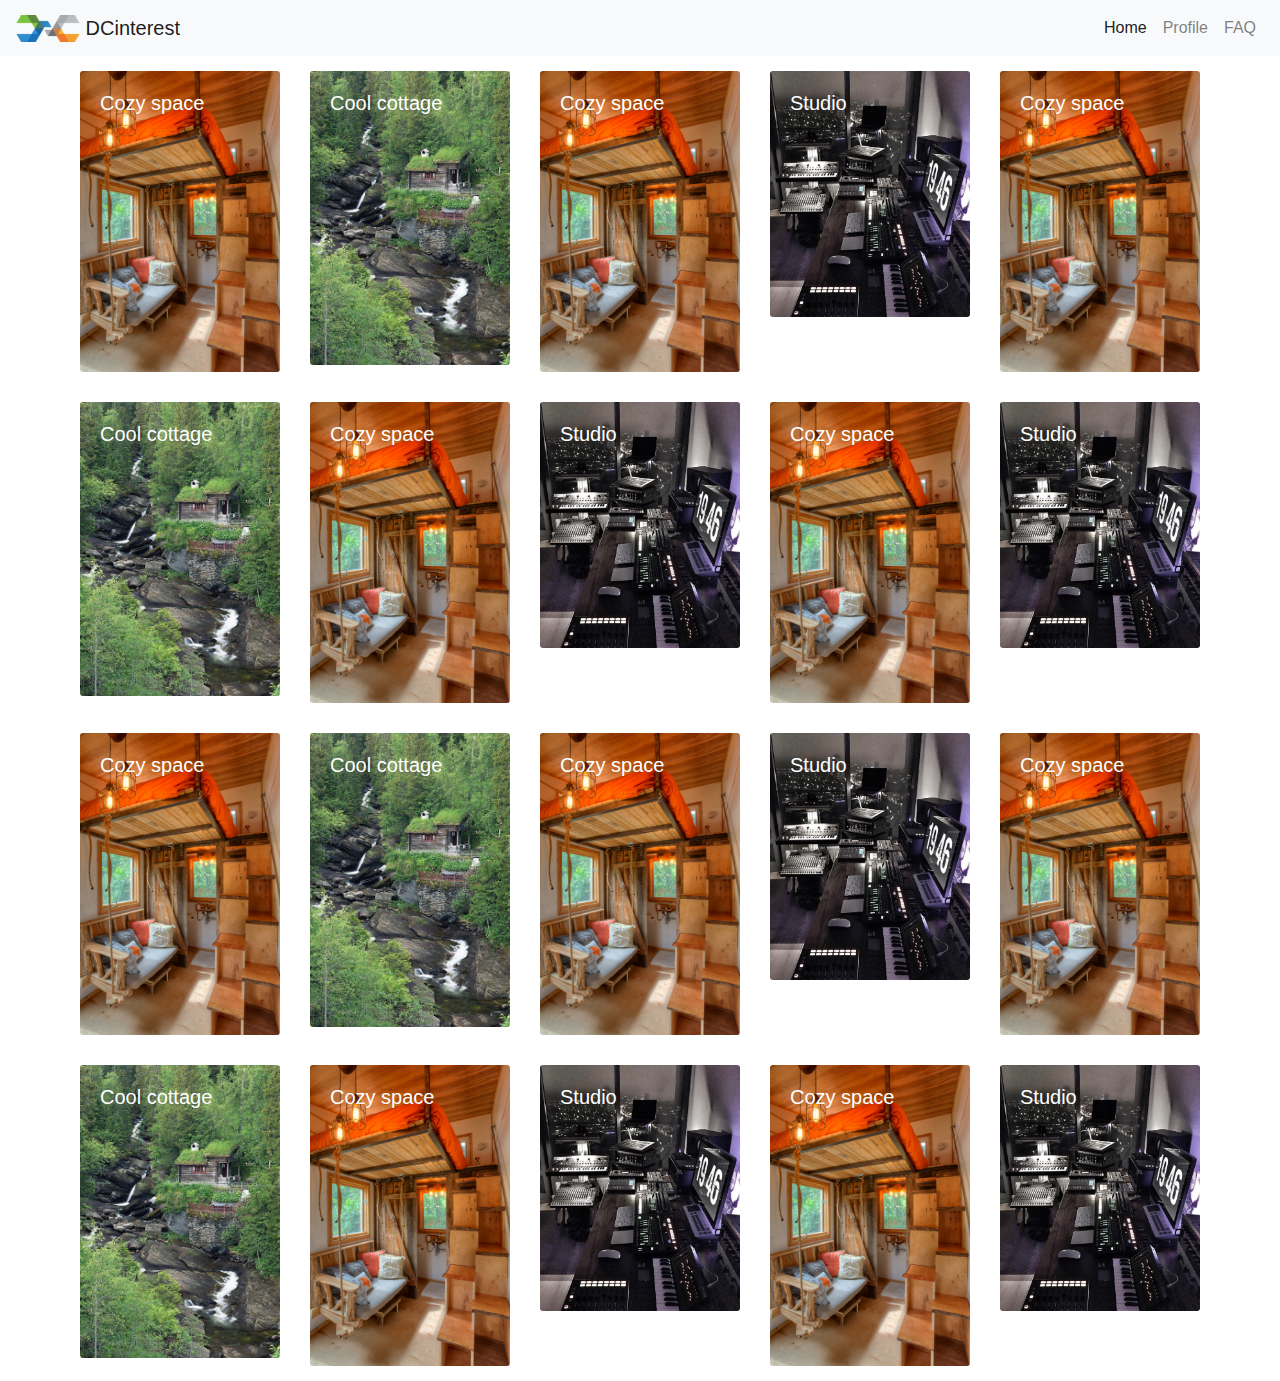
<file: DCinterest-master/index.html>
<!DOCTYPE html>
<html lang="en">
<head>
    <meta charset="UTF-8">
    <meta name="viewport" content="width=device-width, initial-scale=1.0">
    <meta http-equiv="X-UA-Compatible" content="ie=edge">
    <link rel="stylesheet" href="https://stackpath.bootstrapcdn.com/bootstrap/4.3.1/css/bootstrap.min.css" integrity="sha384-ggOyR0iXCbMQv3Xipma34MD+dH/1fQ784/j6cY/iJTQUOhcWr7x9JvoRxT2MZw1T" crossorigin="anonymous">
    <link rel="stylesheet" href="./styles.css">
    <title>DCinterest</title>
</head>
<body>
        <nav class="navbar navbar-expand-lg navbar-light bg-light">
            <img src="img/logo.png" alt="logo">
            <a class="navbar-brand" href="#">&nbsp;DCinterest</a>
            <button class="navbar-toggler" type="button" data-toggle="collapse" data-target="#navbarNav" aria-controls="navbarNav" aria-expanded="false" aria-label="Toggle navigation">
                <span class="navbar-toggler-icon"></span>
            </button>
            <div style="justify-content: flex-end" class="collapse navbar-collapse" id="navbarNav">
                <ul style="text-align: center" class="navbar-nav">
                    <li class="nav-item active">
                        <a class="nav-link">Home</a>
                    </li>
                    <li class="nav-item">
                        <a class="nav-link">Profile</a>
                    </li>
                    <li class="nav-item">
                        <a class="nav-link">FAQ</a>
                    </li>
                </ul>
            </div>
        </nav>

        <div class="card-container">
            <div class="card bg-white text-white">
                <img class="card-img" src="img/cozy.jpg" alt="cozy">
                <div class="card-img-overlay">
                    <h5 class="card-title">Cozy space</h5>
                </div>
            </div>
            <div class="card bg-white text-white">
                <img class="card-img" src="img/creek.jpg" alt="cool">
                <div class="card-img-overlay">
                    <h5 class="card-title">Cool cottage</h5>
                </div>
            </div>
            <div class="card bg-white text-white">
                <img class="card-img" src="img/cozy.jpg" alt="cozy">
                <div class="card-img-overlay">
                    <h5 class="card-title">Cozy space</h5>
                </div>
            </div>
            <div class="card bg-white text-white">
                <img class="card-img" src="img/studio.jpg" alt="studio">
                <div class="card-img-overlay">
                    <h5 class="card-title">Studio</h5>
                </div>
            </div>
            <div class="card bg-white text-white">
                <img class="card-img" src="img/cozy.jpg" alt="cozy">
                <div class="card-img-overlay">
                    <h5 class="card-title">Cozy space</h5>
                </div>
            </div>
            <div class="card bg-white text-white">
                <img class="card-img" src="img/creek.jpg" alt="cool">
                <div class="card-img-overlay">
                    <h5 class="card-title">Cool cottage</h5>
                </div>
            </div>
            <div class="card bg-white text-white">
                <img class="card-img" src="img/cozy.jpg" alt="cozy">
                <div class="card-img-overlay">
                    <h5 class="card-title">Cozy space</h5>
                </div>
            </div>
            <div class="card bg-white text-white">
                <img class="card-img" src="img/studio.jpg" alt="studio">
                <div class="card-img-overlay">
                    <h5 class="card-title">Studio</h5>
                </div>
            </div>
            <div class="card bg-white text-white">
                <img class="card-img" src="img/cozy.jpg" alt="cozy">
                <div class="card-img-overlay">
                    <h5 class="card-title">Cozy space</h5>
                </div>
            </div>
            <div class="card bg-white text-white">
                <img class="card-img" src="img/studio.jpg" alt="studio">
                <div class="card-img-overlay">
                    <h5 class="card-title">Studio</h5>
                </div>
            </div>
            <div class="card bg-white text-white">
                <img class="card-img" src="img/cozy.jpg" alt="cozy">
                <div class="card-img-overlay">
                    <h5 class="card-title">Cozy space</h5>
                </div>
            </div>
            <div class="card bg-white text-white">
                <img class="card-img" src="img/creek.jpg" alt="cool">
                <div class="card-img-overlay">
                    <h5 class="card-title">Cool cottage</h5>
                </div>
            </div>
            <div class="card bg-white text-white">
                <img class="card-img" src="img/cozy.jpg" alt="cozy">
                <div class="card-img-overlay">
                    <h5 class="card-title">Cozy space</h5>
                </div>
            </div>
            <div class="card bg-white text-white">
                <img class="card-img" src="img/studio.jpg" alt="studio">
                <div class="card-img-overlay">
                    <h5 class="card-title">Studio</h5>
                </div>
            </div>
            <div class="card bg-white text-white">
                <img class="card-img" src="img/cozy.jpg" alt="cozy">
                <div class="card-img-overlay">
                    <h5 class="card-title">Cozy space</h5>
                </div>
            </div>
            <div class="card bg-white text-white">
                <img class="card-img" src="img/creek.jpg" alt="cool">
                <div class="card-img-overlay">
                    <h5 class="card-title">Cool cottage</h5>
                </div>
            </div>
            <div class="card bg-white text-white">
                <img class="card-img" src="img/cozy.jpg" alt="cozy">
                <div class="card-img-overlay">
                    <h5 class="card-title">Cozy space</h5>
                </div>
            </div>
            <div class="card bg-white text-white">
                <img class="card-img" src="img/studio.jpg" alt="studio">
                <div class="card-img-overlay">
                    <h5 class="card-title">Studio</h5>
                </div>
            </div>
            <div class="card bg-white text-white">
                <img class="card-img" src="img/cozy.jpg" alt="cozy">
                <div class="card-img-overlay">
                    <h5 class="card-title">Cozy space</h5>
                </div>
            </div>
            <div class="card bg-white text-white">
                <img class="card-img" src="img/studio.jpg" alt="studio">
                <div class="card-img-overlay">
                    <h5 class="card-title">Studio</h5>
                </div>
            </div>
        </div>
        <script src="https://code.jquery.com/jquery-3.3.1.slim.min.js" integrity="sha384-q8i/X+965DzO0rT7abK41JStQIAqVgRVzpbzo5smXKp4YfRvH+8abtTE1Pi6jizo" crossorigin="anonymous"></script>
        <script src="https://cdnjs.cloudflare.com/ajax/libs/popper.js/1.14.7/umd/popper.min.js" integrity="sha384-UO2eT0CpHqdSJQ6hJty5KVphtPhzWj9WO1clHTMGa3JDZwrnQq4sF86dIHNDz0W1" crossorigin="anonymous"></script>
        <script src="https://stackpath.bootstrapcdn.com/bootstrap/4.3.1/js/bootstrap.min.js" integrity="sha384-JjSmVgyd0p3pXB1rRibZUAYoIIy6OrQ6VrjIEaFf/nJGzIxFDsf4x0xIM+B07jRM" crossorigin="anonymous"></script>
    </body>
</html>
</file>
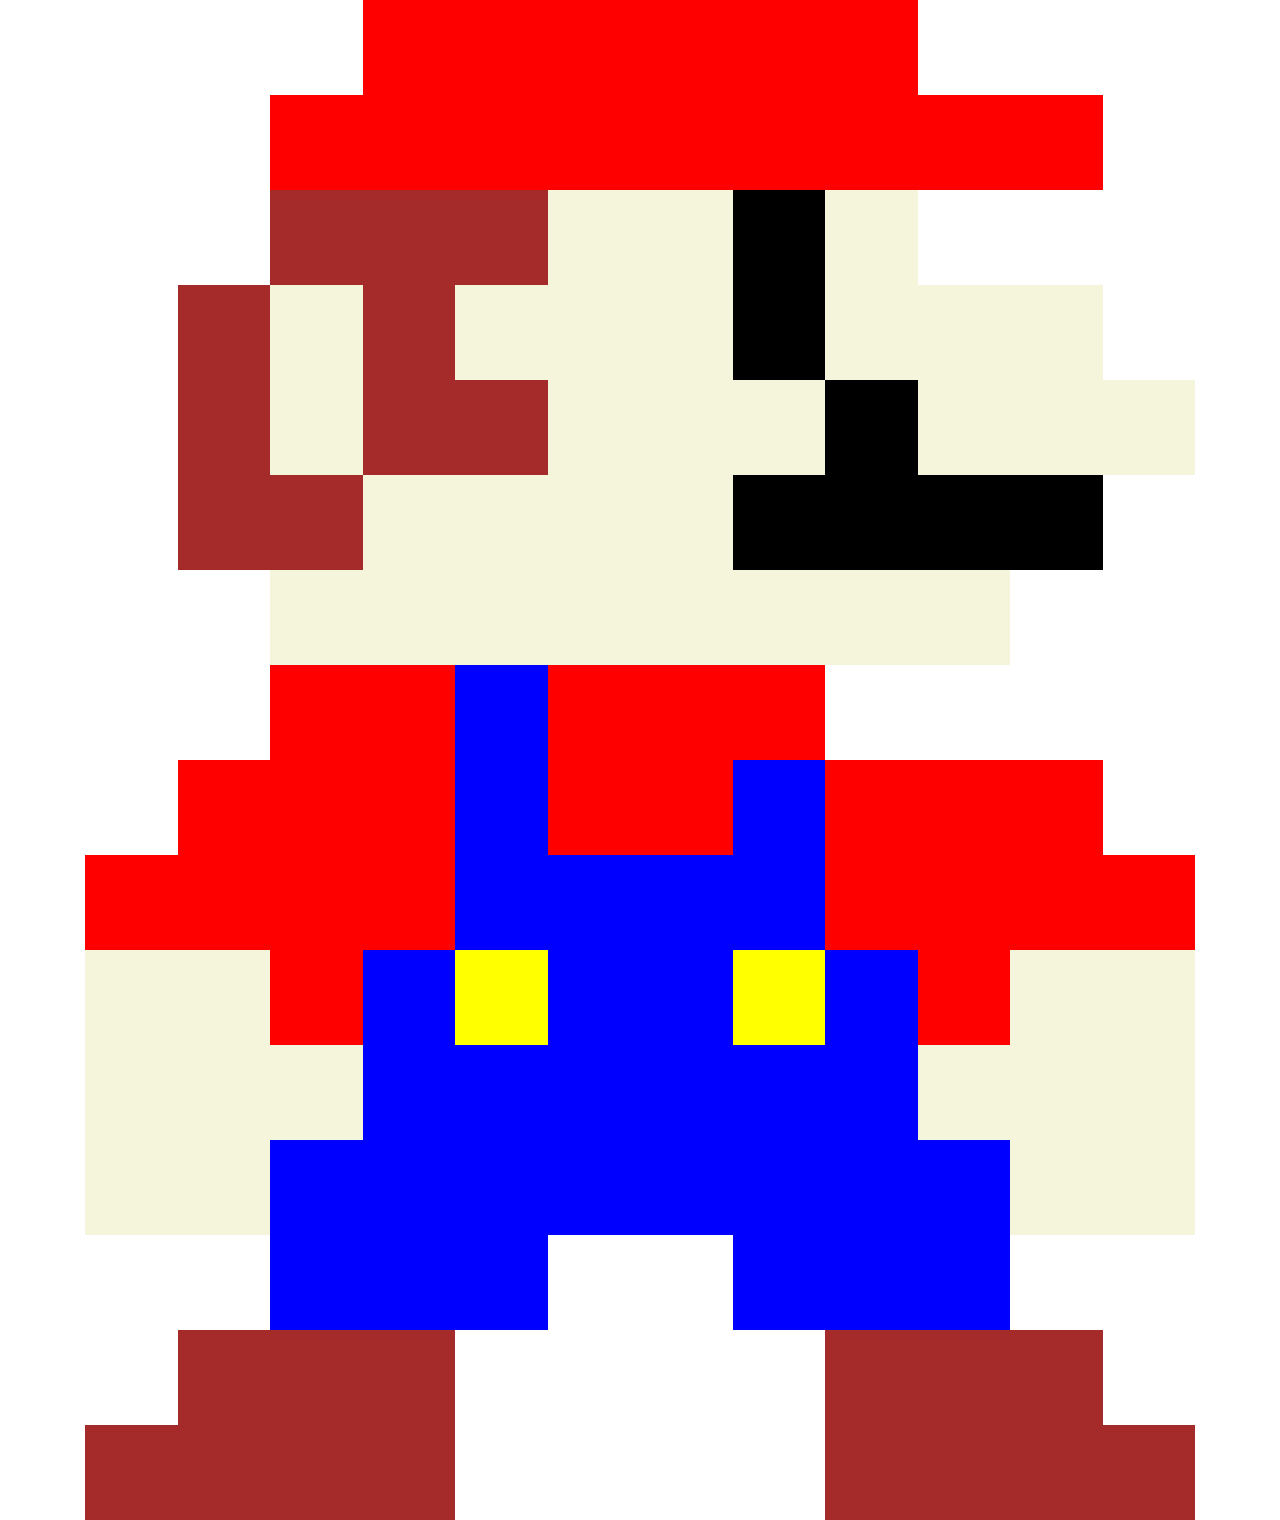
<file: pixelart-master/index.html>
<!DOCTYPE html>
<html>
<head>
	<title>Mario</title>
	<link rel="stylesheet" href="https://maxcdn.bootstrapcdn.com/bootstrap/4.0.0/css/bootstrap.min.css" integrity="sha384-Gn5384xqQ1aoWXA+058RXPxPg6fy4IWvTNh0E263XmFcJlSAwiGgFAW/dAiS6JXm" crossorigin="anonymous">
	<style>
		.row, .column {
			padding: 0px;
			margin: 0px;
			height: 45px;
		}
		.red {
			background-color: red;
		}
		.blue {
			background-color: blue;
		}
		.beige {
			background-color: beige;
		}
		.black {
			background-color: black;
		}
		.yellow {
			background-color: yellow;
		}
		.brown {
			background-color: brown;
		}
		.none {
			background-color: transparent;
		}
		@media (min-width: 576px) {
			.row, .column {
				height: 45px;
			}
		}
		@media (min-width: 768px) {
			.row, .column {
				height: 60px;
			}
		}
		@media (min-width: 992px) {
			.row, .column {
				height: 80px;
			}
		}
		@media (min-width: 1200px) {
			.row, .column {
				height: 95px;
			}
		}
	</style>
</head>
<body>
	<!-- USE BOOTSTRAP'S CONTAINER, ROW, AND COLUMN CLASSES TO DRAW YOUR PIXEL ART! -->
	<div class="container">
		<div class="row">
			<div class="col-3 none"></div>
			<div class="col-6 red"></div>
			<div class="col-3 none"></div>
		</div>	
		<div class="row">
			<div class="col-2 none"></div>
			<div class="col-9 red"></div>
			<div class="col-1 none"></div>
		</div>
		<div class="row">
			<div class="col-2 none"></div>
			<div class="col-3 brown"></div>
			<div class="col-2 beige"></div>
			<div class="col-1 black"></div>
			<div class="col-1 beige"></div>
			<div class="col-3 none"></div>
		</div>
		<div class="row">
			<div class="col-1 none"></div>
			<div class="col-1 brown"></div>
			<div class="col-1 beige"></div>
			<div class="col-1 brown"></div>
			<div class="col-3 beige"></div>
			<div class="col-1 black"></div>
			<div class="col-3 beige"></div>
			<div class="col-1 none"></div>
		</div>
		<div class="row">
			<div class="col-1 none"></div>
			<div class="col-1 brown"></div>
			<div class="col-1 beige"></div>
			<div class="col-2 brown"></div>
			<div class="col-3 beige"></div>
			<div class="col-1 black"></div>
			<div class="col-3 beige"></div>
		</div>
		<div class="row">
			<div class="col-1 none"></div>
			<div class="col-2 brown"></div>
			<div class="col-4 beige"></div>
			<div class="col-4 black"></div>
			<div class="col-1 none"></div>
		</div>
		<div class="row">
			<div class="col-2 none"></div>
			<div class="col-8 beige"></div>
			<div class="col-2 none"></div>
		</div>
		<div class="row">
			<div class="col-2 none"></div>
			<div class="col-2 red"></div>
			<div class="col-1 blue"></div>
			<div class="col-3 red"></div>
			<div class="col-4 none"></div>
		</div>
		<div class="row">
			<div class="col-3 red offset-1"></div>
			<div class="col-1 blue"></div>
			<div class="col-2 red"></div>
			<div class="col-1 blue"></div>
			<div class="col-3 red"></div>
		</div>
		<div class="row">
			<div class="col-4 red"></div>
			<div class="col-4 blue"></div>
			<div class="col-4 red"></div>
		</div>
		<div class="row">
			<div class="col-2 beige"></div>
			<div class="col-1 red"></div>
			<div class="col-1 blue"></div>
			<div class="col-1 yellow"></div>
			<div class="col-2 blue"></div>
			<div class="col-1 yellow"></div>
			<div class="col-1 blue"></div>
			<div class="col-1 red"></div>
			<div class="col-2 beige"></div>			
		</div>
		<div class="row">
			<div class="col-3 beige"></div>
			<div class="col-6 blue"></div>
			<div class="col-3 beige"></div>
		</div>
		<div class="row">
			<div class="col-2 beige"></div>
			<div class="col-8 blue"></div>
			<div class="col-2 beige"></div>
		</div>
		<div class="row">
			<div class="col-3 blue offset-2"></div>
			<div class="col-3 blue offset-2"></div>
		</div>
		<div class="row">
			<div class="col-3 brown offset-1"></div>
			<div class="col-3 brown offset-4"></div>
		</div>
		<div class="row">
			<div class="col-4 brown"></div>
			<div class="col-4 brown offset-4"></div>
		</div>
	</div>

</body>
</html>
</file>
<file: DCinterest-master/styles.css>
.card-container {
    display: flex;
    flex-wrap: wrap;
    justify-content: center;
}
.card-container > div {
    margin:15px;
}
.card {
    border: none;
    max-width: 200px;
}
</file>
